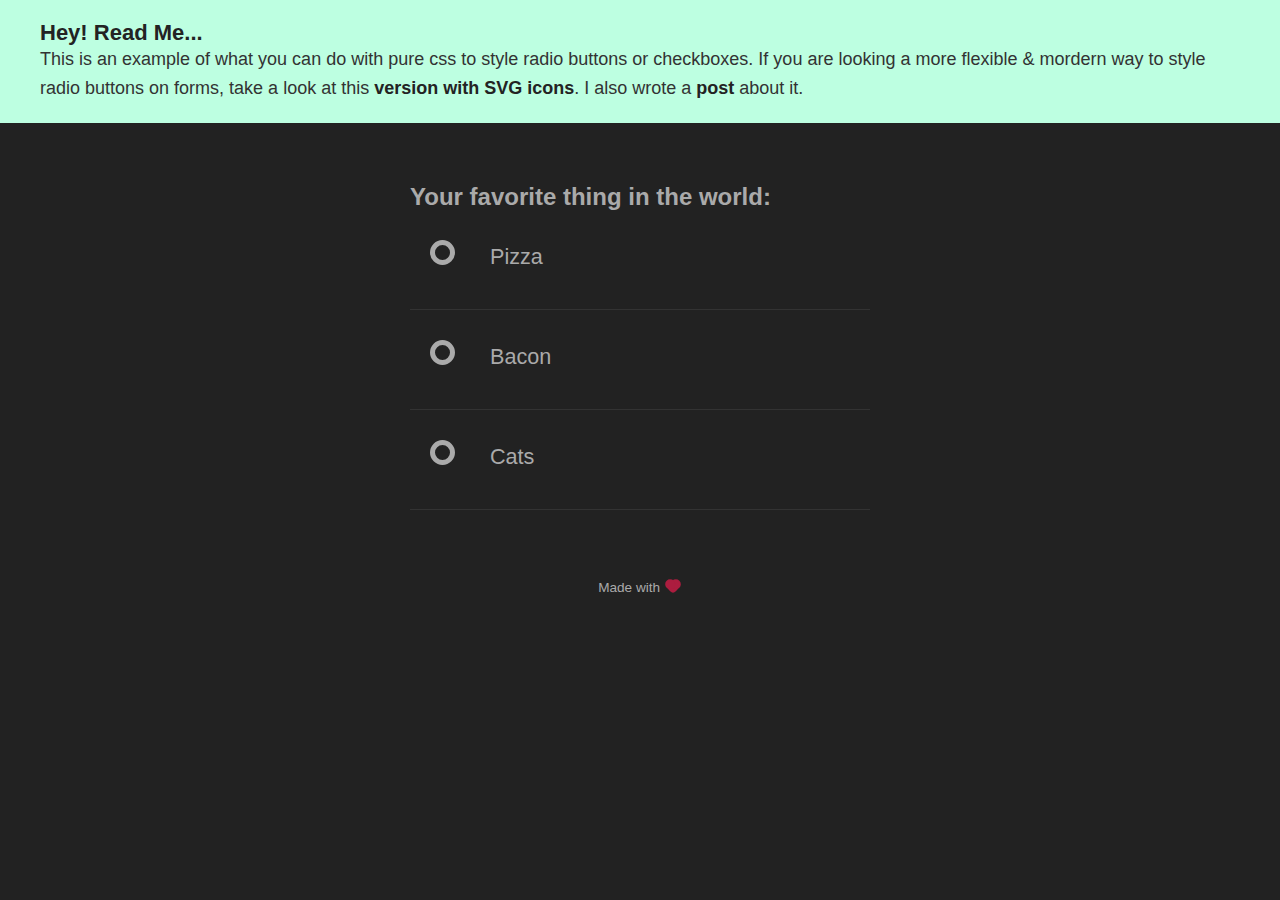
<file: 1. CSS radio buttons/index.html>
<!DOCTYPE html>
<html lang="en">
<head>
    <meta charset="UTF-8">
    <meta http-equiv="X-UA-Compatible" content="IE=edge">
    <meta name="viewport" content="width=device-width, initial-scale=1.0">
    <link rel="stylesheet" href="css/normalize.css">
    <link rel="stylesheet" href="css/style.css">
    <title>CSS radio buttons</title>
</head>
<body>
    <div class="alert">
        <h2>Hey! Read Me...</h2>
        <p>This is an example of what you can do with pure css to style radio buttons or checkboxes. If you are looking a more flexible & mordern way to style radio buttons on forms, take a look at this <a target="_blank"  href="https://codepen.io/AngelaVelasquez/details/BWXbxP" title="SVG radio buttons">version with SVG icons</a>. I also wrote a <a target="_blank" href="https://codepen.io/AngelaVelasquez/post/css-styling-radio-button">post</a> about it.</p>
      </div>
      
      <div class="container">
        
        <h2>Your favorite thing in the world:</h2>
        
        <ul>
        <li>
          <input type="radio" id="f-option" name="selector">
          <label for="f-option">Pizza</label>
          
          <div class="check"></div>
        </li>
        
        <li>
          <input type="radio" id="s-option" name="selector">
          <label for="s-option">Bacon</label>
          
          <div class="check"><div class="inside"></div></div>
        </li>
        
        <li>
          <input type="radio" id="t-option" name="selector">
          <label for="t-option">Cats</label>
          
          <div class="check"><div class="inside"></div></div>
        </li>
      </ul>
      </div>
      
      <div class="signature">
        <p>Made with <i class="much-heart"></i> </p>
      </div>
</body>
</html>
</file>
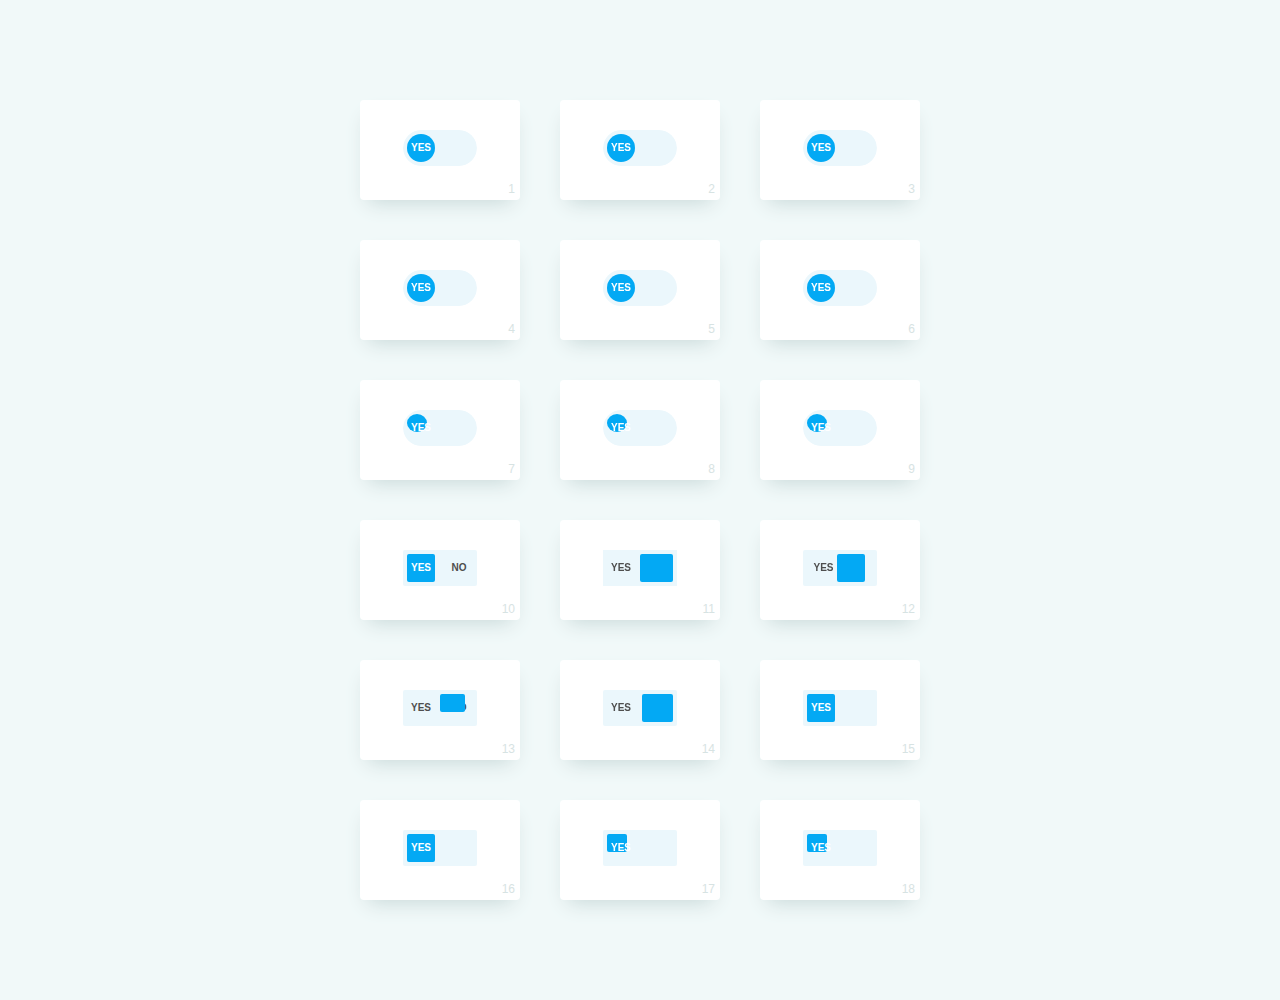
<file: 2. CSS toggle buttons/index.html>
<!DOCTYPE html>
<html lang="en">
<head>
    <meta charset="UTF-8">
    <meta http-equiv="X-UA-Compatible" content="IE=edge">
    <meta name="viewport" content="width=device-width, initial-scale=1.0">
    <link rel="stylesheet" href="css/normalize.css">
    <link rel="stylesheet" href="css/style.css">
    <title>CSS toggle buttons</title>
</head>
<body>
    <div id="app-cover">
    <div class="row">
        <div class="toggle-button-cover">
        <div class="button-cover">
            <div class="button r" id="button-1">
            <input type="checkbox" class="checkbox" />
            <div class="knobs"></div>
            <div class="layer"></div>
            </div>
        </div>
        </div>
        <div class="toggle-button-cover">
        <div class="button-cover">
            <div class="button r" id="button-2">
            <input type="checkbox" class="checkbox" />
            <div class="knobs"></div>
            <div class="layer"></div>
            </div>
        </div>
        </div>
        <div class="toggle-button-cover">
        <div class="button-cover">
            <div class="button r" id="button-3">
            <input type="checkbox" class="checkbox" />
            <div class="knobs"></div>
            <div class="layer"></div>
            </div>
        </div>
        </div>
    </div>
    <div class="row">
        <div class="toggle-button-cover">
        <div class="button-cover">
            <div class="button r" id="button-4">
            <input type="checkbox" class="checkbox" />
            <div class="knobs"></div>
            <div class="layer"></div>
            </div>
        </div>
        </div>
        <div class="toggle-button-cover">
        <div class="button-cover">
            <div class="button r" id="button-5">
            <input type="checkbox" class="checkbox" />
            <div class="knobs"><span></span></div>
            <div class="layer"></div>
            </div>
        </div>
        </div>
        <div class="toggle-button-cover">
        <div class="button-cover">
            <div class="button r" id="button-6">
            <input type="checkbox" class="checkbox" />
            <div class="knobs"></div>
            <div class="layer"></div>
            </div>
        </div>
        </div>
    </div>
    <div class="row">
        <div class="toggle-button-cover">
        <div class="button-cover">
            <div class="button r" id="button-7">
            <input type="checkbox" class="checkbox" />
            <div class="knobs">
                <span></span>
            </div>
            <div class="layer"></div>
            </div>
        </div>
        </div>
        <div class="toggle-button-cover">
        <div class="button-cover">
            <div class="button r" id="button-8">
            <input type="checkbox" class="checkbox" />
            <div class="knobs">
                <span></span>
            </div>
            <div class="layer"></div>
            </div>
        </div>
        </div>
        <div class="toggle-button-cover">
        <div class="button-cover">
            <div class="button r" id="button-9">
            <input type="checkbox" class="checkbox" />
            <div class="knobs">
                <span></span>
            </div>
            <div class="layer"></div>
            </div>
        </div>
        </div>
    </div>
    <div class="row">
        <div class="toggle-button-cover">
        <div class="button-cover">
            <div class="button b2" id="button-10">
            <input type="checkbox" class="checkbox" />
            <div class="knobs">
                <span>YES</span>
            </div>
            <div class="layer"></div>
            </div>
        </div>
        </div>
        <div class="toggle-button-cover">
        <div class="button-cover">
            <div class="button b2" id="button-11">
            <input type="checkbox" class="checkbox" />
            <div class="knobs">
                <span></span>
            </div>
            <div class="layer"></div>
            </div>
        </div>
        </div>
        <div class="toggle-button-cover">
        <div class="button-cover">
            <div class="button b2" id="button-12">
            <input type="checkbox" class="checkbox" />
            <div class="knobs">
                <span></span>
            </div>
            <div class="layer"></div>
            </div>
        </div>
        </div>
    </div>
    <div class="row">
        <div class="toggle-button-cover">
        <div class="button-cover">
            <div class="button b2" id="button-13">
            <input type="checkbox" class="checkbox" />
            <div class="knobs">
                <span></span>
            </div>
            <div class="layer"></div>
            </div>
        </div>
        </div>
        <div class="toggle-button-cover">
        <div class="button-cover">
            <div class="button b2" id="button-14">
            <input type="checkbox" class="checkbox" />
            <div class="knobs">
                <span></span>
            </div>
            <div class="layer"></div>
            </div>
        </div>
        </div>
        <div class="toggle-button-cover">
        <div class="button-cover">
            <div class="button b2" id="button-15">
            <input type="checkbox" class="checkbox" />
            <div class="knobs"></div>
            <div class="layer"></div>
            </div>
        </div>
        </div>
    </div>
    <div class="row">
        <div class="toggle-button-cover">
        <div class="button-cover">
            <div class="button b2" id="button-16">
            <input type="checkbox" class="checkbox" />
            <div class="knobs"></div>
            <div class="layer"></div>
            </div>
        </div>
        </div>
        <div class="toggle-button-cover">
        <div class="button-cover">
            <div class="button b2" id="button-17">
            <input type="checkbox" class="checkbox" />
            <div class="knobs">
                <span></span>
            </div>
            <div class="layer"></div>
            </div>
        </div>
        </div>
        <div class="toggle-button-cover">
        <div class="button-cover">
            <div class="button b2" id="button-18">
            <input type="checkbox" class="checkbox" />
            <div class="knobs">
                <span></span>
            </div>
            <div class="layer"></div>
            </div>
        </div>
        </div>
    </div>
    </div>

</body>
</html>
</file>
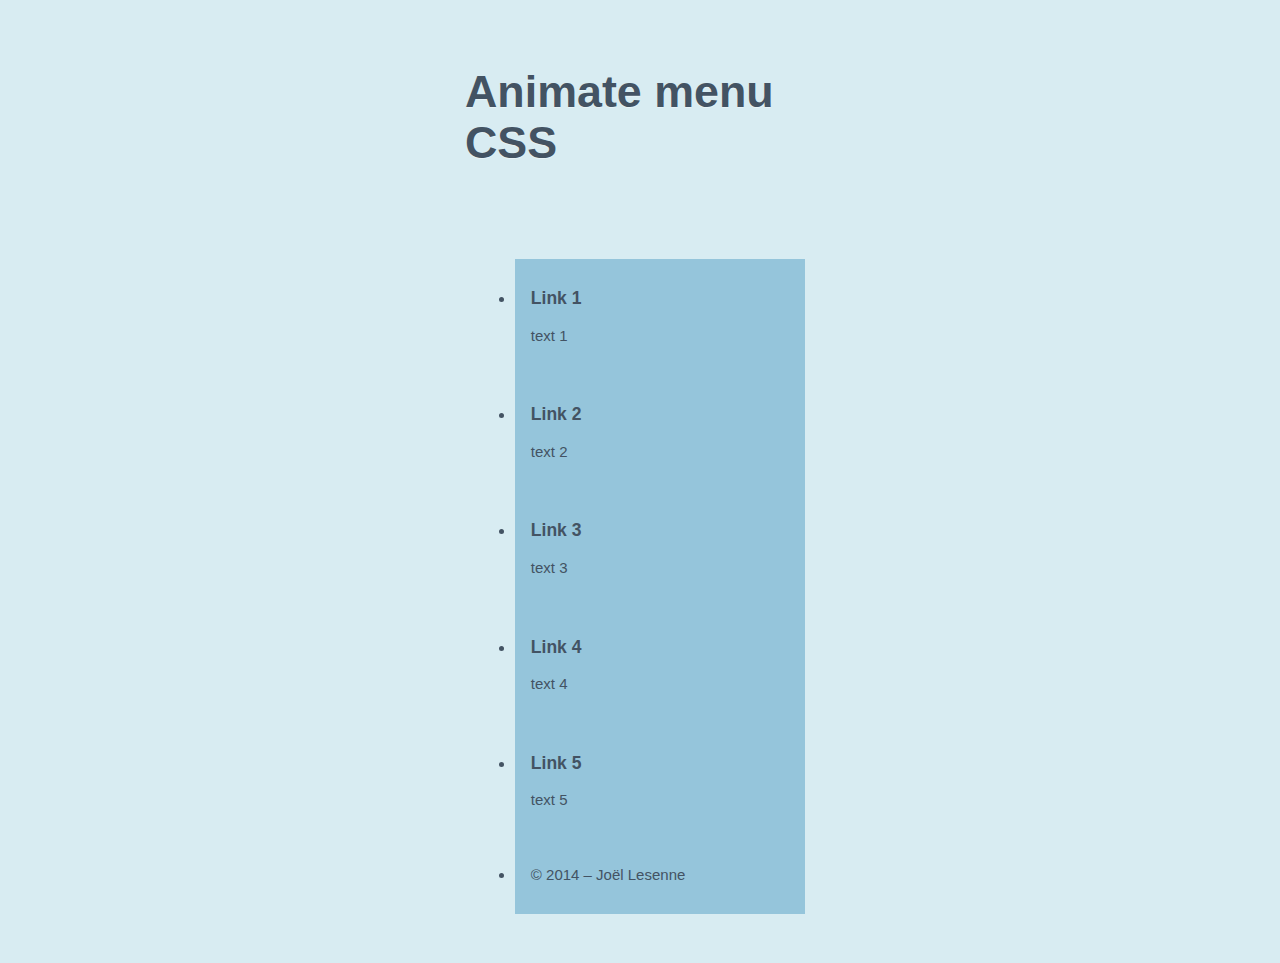
<file: 4. Animated CSS menu/index.html>
<!DOCTYPE html>
<html lang="en">
<head>
    <meta charset="UTF-8">
    <meta http-equiv="X-UA-Compatible" content="IE=edge">
    <meta name="viewport" content="width=device-width, initial-scale=1.0">
    <link rel="stylesheet" href="style.css">
    <title>Animated CSS menu</title>
</head>
<body>
    <div class="container ta-c">
        <h2 class="p-r">Animate menu CSS</h2>
        <nav class="menu animated flipInX">
          <ul class="no-ls ta-l t-all">
            <li>
              <a href="#">
                <h3>Link 1</h3>
                <p>text 1</p>
                </a>
              </li>
              <li>
                      <a href="#">
                          <h3>Link 2</h3>
                          <p>text 2</p>
                      </a>
              </li>
              <li>
                      <a href="#">
                          <h3>Link 3</h3>
                          <p>text 3</p>
                      </a>
              </li>
              <li>
                      <a href="#">
                          <h3>Link 4</h3>
                          <p>text 4</p>
                      </a>
              </li>
              <li>
                      <a href="#">
                          <h3>Link 5</h3>
                          <p>text 5</p>
                      </a>
              </li>
              <li>
                      <a href="http://joellesenne.xyz">
                <p>&copy; 2014 – Joël Lesenne</p>
                    </a>
            </li>
            </ul>
         </nav>
      </div>
</body>
</html>
</file>
<file: 1. CSS radio buttons/css/style.css>
*{
    box-sizing: border-box;
    padding: 0;
    margin: 0;
    border: 0;
    }
    
    ul li{list-style: none;}
    
    h1,h2,h3,h4,h5,h6{
        margin: 0;
        padding: 0;
    }
    
    a{
        text-decoration: none;
    }

    /* === */
@import url('https://fonts.googleapis.com/css?family=Lato');

body, html{
  height: 100%;
  background: #222222;
  font-family: 'Lato', sans-serif;
}

.container{
  display: block;
  position: relative;
  margin: 40px auto;
  height: auto;
  width: 500px;
  padding: 20px;
}

h2 {
  color: #AAAAAA;
}

.container ul{
  list-style: none;
  margin: 0;
  padding: 0;
  overflow: auto;
}

ul li{
  color: #AAAAAA;
  display: block;
  position: relative;
  float: left;
  width: 100%;
  height: 100px;
  border-bottom: 1px solid #333;
}

ul li input[type=radio]{
  position: absolute;
  visibility: hidden;
}

ul li label{
  display: block;
  position: relative;
  font-weight: 300;
  font-size: 1.35em;
  padding: 25px 25px 25px 80px;
  margin: 10px auto;
  height: 30px;
  z-index: 9;
  cursor: pointer;
  -webkit-transition: all 0.25s linear;
}

ul li:hover label{
  color: #FFFFFF;
}

ul li .check{
  display: block;
  position: absolute;
  border: 5px solid #AAAAAA;
  border-radius: 100%;
  height: 25px;
  width: 25px;
  top: 30px;
  left: 20px;
  z-index: 5;
  transition: border .25s linear;
  -webkit-transition: border .25s linear;
}

ul li:hover .check {
  border: 5px solid #FFFFFF;
}

ul li .check::before {
  display: block;
  position: absolute;
  content: '';
  border-radius: 100%;
  height: 15px;
  width: 15px;
  top: 5px;
  left: 5px;
  margin: auto;
  transition: background 0.25s linear;
  -webkit-transition: background 0.25s linear;
}

input[type=radio]:checked ~ .check {
  border: 5px solid #0DFF92;
}

input[type=radio]:checked ~ .check::before{
  background: #0DFF92;
}

input[type=radio]:checked ~ label{
  color: #0DFF92;
}

.signature {
  margin: 10px auto;
  padding: 10px 0;
  width: 100%;
}

.signature p{
  text-align: center;
  font-family: Helvetica, Arial, Sans-Serif;
  font-size: 0.85em;
  color: #AAAAAA;
}

.signature .much-heart{
  display: inline-block;
  position: relative;
  margin: 0 4px;
  height: 10px;
  width: 10px;
  background: #AC1D3F;
  border-radius: 4px;
  -ms-transform: rotate(45deg);
    -webkit-transform: rotate(45deg);
    transform: rotate(45deg);
}

.signature .much-heart::before, 
.signature .much-heart::after {
    display: block;
  content: '';
  position: absolute;
  margin: auto;
  height: 10px;
  width: 10px;
  border-radius: 5px;
  background: #AC1D3F;
  top: -4px;
}

.signature .much-heart::after {
  bottom: 0;
  top: auto;
  left: -4px;
}

.signature a {
  color: #AAAAAA;
  text-decoration: none;
  font-weight: bold;
}


/* Styles for alert... 
by the way it is so weird when you look at your code a couple of years after you wrote it XD */

.alert {
  box-sizing: border-box;
  background-color: #BDFFE1;
  width: 100%;
  position: relative; 
  top: 0;
  left: 0;
  z-index: 300;
  padding: 20px 40px;
  color: #333;
}

.alert h2 {
  font-size: 22px;
  color: #232323;
  margin-top: 0;
}

.alert p {
  line-height: 1.6em;
  font-size:18px;
}

.alert a {
  color: #232323;
  font-weight: bold;
}
</file>
<file: 2. CSS toggle buttons/css/style.css>
*{
    box-sizing: border-box;
    padding: 0;
    margin: 0;
    border: 0;
    }
    
    ul li{list-style: none;}
    
    h1,h2,h3,h4,h5,h6{
        margin: 0;
        padding: 0;
    }
    
    a{
        text-decoration: none;
    }

    /* === */
    /* CSS rules are kept repetitive so that you can get CSS rules for each button easily :) */

* {
    user-select: none;
    -webkit-tap-highlight-color: transparent;
  }
  
  *:focus {
    outline: none;
  }
  
  body {
    font-family: Arial, Helvetica, sans-serif;
    margin: 0;
    background-color: #f1f9f9;
  }
  
  #app-cover {
    display: table;
    width: 600px;
    margin: 80px auto;
    counter-reset: button-counter;
  }
  
  .row {
    display: table-row;
  }
  
  .toggle-button-cover {
    display: table-cell;
    position: relative;
    width: 200px;
    height: 140px;
    box-sizing: border-box;
  }
  
  .button-cover {
    height: 100px;
    margin: 20px;
    background-color: #fff;
    box-shadow: 0 10px 20px -8px #c5d6d6;
    border-radius: 4px;
  }
  
  .button-cover:before {
    counter-increment: button-counter;
    content: counter(button-counter);
    position: absolute;
    right: 0;
    bottom: 0;
    color: #d7e3e3;
    font-size: 12px;
    line-height: 1;
    padding: 5px;
  }
  
  .button-cover,
  .knobs,
  .layer {
    position: absolute;
    top: 0;
    right: 0;
    bottom: 0;
    left: 0;
  }
  
  .button {
    position: relative;
    top: 50%;
    width: 74px;
    height: 36px;
    margin: -20px auto 0 auto;
    overflow: hidden;
  }
  
  .button.r,
  .button.r .layer {
    border-radius: 100px;
  }
  
  .button.b2 {
    border-radius: 2px;
  }
  
  .checkbox {
    position: relative;
    width: 100%;
    height: 100%;
    padding: 0;
    margin: 0;
    opacity: 0;
    cursor: pointer;
    z-index: 3;
  }
  
  .knobs {
    z-index: 2;
  }
  
  .layer {
    width: 100%;
    background-color: #ebf7fc;
    transition: 0.3s ease all;
    z-index: 1;
  }
  
  /* Button 1 */
  #button-1 .knobs:before {
    content: "YES";
    position: absolute;
    top: 4px;
    left: 4px;
    width: 20px;
    height: 10px;
    color: #fff;
    font-size: 10px;
    font-weight: bold;
    text-align: center;
    line-height: 1;
    padding: 9px 4px;
    background-color: #03a9f4;
    border-radius: 50%;
    transition: 0.3s cubic-bezier(0.18, 0.89, 0.35, 1.15) all;
  }
  
  #button-1 .checkbox:checked + .knobs:before {
    content: "NO";
    left: 42px;
    background-color: #f44336;
  }
  
  #button-1 .checkbox:checked ~ .layer {
    background-color: #fcebeb;
  }
  
  #button-1 .knobs,
  #button-1 .knobs:before,
  #button-1 .layer {
    transition: 0.3s ease all;
  }
  
  /* Button 2 */
  #button-2 .knobs:before,
  #button-2 .knobs:after {
    content: "YES";
    position: absolute;
    top: 4px;
    left: 4px;
    width: 20px;
    height: 10px;
    color: #fff;
    font-size: 10px;
    font-weight: bold;
    text-align: center;
    line-height: 1;
    padding: 9px 4px;
    background-color: #03a9f4;
    border-radius: 50%;
    transition: 0.3s ease all;
  }
  
  #button-2 .knobs:before {
    content: "YES";
  }
  
  #button-2 .knobs:after {
    content: "NO";
  }
  
  #button-2 .knobs:after {
    right: -28px;
    left: auto;
    background-color: #f44336;
  }
  
  #button-2 .checkbox:checked + .knobs:before {
    left: -28px;
  }
  
  #button-2 .checkbox:checked + .knobs:after {
    right: 4px;
  }
  
  #button-2 .checkbox:checked ~ .layer {
    background-color: #fcebeb;
  }
  
  /* Button 3 */
  #button-3 .knobs:before {
    content: "YES";
    position: absolute;
    top: 4px;
    left: 4px;
    width: 20px;
    height: 10px;
    color: #fff;
    font-size: 10px;
    font-weight: bold;
    text-align: center;
    line-height: 1;
    padding: 9px 4px;
    background-color: #03a9f4;
    border-radius: 50%;
    transition: 0.3s ease all, left 0.3s cubic-bezier(0.18, 0.89, 0.35, 1.15);
  }
  
  #button-3 .checkbox:active + .knobs:before {
    width: 46px;
    border-radius: 100px;
  }
  
  #button-3 .checkbox:checked:active + .knobs:before {
    margin-left: -26px;
  }
  
  #button-3 .checkbox:checked + .knobs:before {
    content: "NO";
    left: 42px;
    background-color: #f44336;
  }
  
  #button-3 .checkbox:checked ~ .layer {
    background-color: #fcebeb;
  }
  
  /* Button 4 */
  #button-4 .knobs:before,
  #button-4 .knobs:after {
    position: absolute;
    top: 4px;
    left: 4px;
    width: 20px;
    height: 10px;
    color: #fff;
    font-size: 10px;
    font-weight: bold;
    text-align: center;
    line-height: 1;
    padding: 9px 4px;
    background-color: #03a9f4;
    border-radius: 50%;
    transition: 0.3s cubic-bezier(0.18, 0.89, 0.35, 1.15) all;
  }
  
  #button-4 .knobs:before {
    content: "YES";
  }
  
  #button-4 .knobs:after {
    content: "NO";
  }
  
  #button-4 .knobs:after {
    top: -28px;
    right: 4px;
    left: auto;
    background-color: #f44336;
  }
  
  #button-4 .checkbox:checked + .knobs:before {
    top: -28px;
  }
  
  #button-4 .checkbox:checked + .knobs:after {
    top: 4px;
  }
  
  #button-4 .checkbox:checked ~ .layer {
    background-color: #fcebeb;
  }
  
  /* Button 5 */
  #button-5 {
    perspective: 60px;
    overflow: visible;
  }
  
  #button-5 .knobs:before,
  #button-5 .knobs span {
    content: "";
    position: absolute;
    top: 4px;
    left: 4px;
    width: 20px;
    height: 10px;
    color: #fff;
    font-size: 10px;
    font-weight: bold;
    text-align: center;
    line-height: 1;
    padding: 9px 4px;
    border-radius: 50%;
    transition: 0.3s cubic-bezier(0.18, 0.89, 0.35, 1.15) all;
  }
  
  #button-5 .knobs:before {
    background-color: #03a9f4;
  }
  
  #button-5 .knobs span:before {
    content: "YES";
  }
  
  #button-5 .knobs:before,
  #button-5 .layer {
    transform: rotateY(0);
    transform-origin: center;
  }
  
  #button-5 .checkbox:checked + .knobs:before,
  #button-5 .checkbox:checked + .knobs span {
    left: 42px;
  }
  
  #button-5 .checkbox:checked + .knobs:before {
    transform: rotateY(180deg);
    background-color: #f44336;
  }
  
  #button-5 .checkbox:checked + .knobs span:before {
    content: "NO";
    left: 42px;
  }
  
  #button-5 .checkbox:checked ~ .layer {
    background-color: #fcebeb;
    transform: rotateY(-180deg);
  }
  
  #button-5 .knobs,
  #button-5 .knobs:before,
  #button-5 .layer {
    transition: 0.3s ease all;
  }
  
  /* Button 6 */
  #button-6 {
    overflow: visible;
  }
  
  #button-6 .knobs:before {
    content: "YES";
    position: absolute;
    top: 4px;
    left: 4px;
    width: 20px;
    height: 10px;
    color: #fff;
    font-size: 10px;
    font-weight: bold;
    text-align: center;
    line-height: 1;
    padding: 9px 4px;
    background-color: #03a9f4;
    border-radius: 50%;
  }
  
  #button-6 .layer,
  #button-6 .knobs,
  #button-6 .knobs:before {
    transform: rotateZ(0);
    transition: 0.4s cubic-bezier(0.18, 0.89, 0.35, 1.15) all;
  }
  
  #button-6 .checkbox:checked + .knobs {
    transform: rotateZ(-180deg);
  }
  
  #button-6 .checkbox:checked + .knobs:before {
    content: "NO";
    background-color: #f44336;
    transform: rotateZ(180deg);
  }
  
  #button-6 .checkbox:checked ~ .layer {
    background-color: #fcebeb;
    transform: rotateZ(180deg);
  }
  
  /* Button 7 */
  #button-7 .knobs:before,
  #button-7 .knobs:after,
  #button-7 .knobs span {
    position: absolute;
    top: 4px;
    width: 20px;
    height: 10px;
    font-size: 10px;
    font-weight: bold;
    text-align: center;
    line-height: 1;
    padding: 9px 4px;
    border-radius: 50%;
  }
  
  #button-7 .knobs:before {
    content: "YES";
    left: 4px;
    color: #fff;
    opacity: 1;
  }
  
  #button-7 .knobs:after {
    content: "N";
    left: 42px;
    color: #fff;
    width: 14px;
    text-align: left;
    padding: 9px 7px;
    background-color: #f44336;
    opacity: 0;
  }
  
  #button-7 .knobs:before,
  #button-7 .knobs:after {
    transition: 0.3s ease all;
    z-index: 2;
  }
  
  #button-7 .knobs span {
    left: 4px;
    background-color: #03a9f4;
    transition: 0.2s ease all;
    z-index: 1;
  }
  
  #button-7 .checkbox:checked + .knobs:before {
    opacity: 0;
  }
  
  #button-7 .checkbox:checked + .knobs:after {
    opacity: 1;
  }
  
  #button-7 .checkbox:checked + .knobs span {
    top: 14px;
    left: 56px;
    width: 2px;
    height: 2px;
    padding: 3px;
    background-color: #fff;
    z-index: 3;
  }
  
  #button-7 .checkbox:checked ~ .layer {
    background-color: #fcebeb;
  }
  
  /* Button 8 */
  #button-8 .knobs:before,
  #button-8 .knobs:after,
  #button-8 .knobs span {
    position: absolute;
    top: 4px;
    width: 20px;
    height: 10px;
    font-size: 10px;
    font-weight: bold;
    text-align: center;
    line-height: 1;
    padding: 9px 4px;
    border-radius: 50%;
    transition: 0.3s ease all;
  }
  
  #button-8 .knobs:before {
    content: "YES";
    color: #fff;
    left: 4px;
  }
  
  #button-8 .knobs:after {
    content: "NO";
    left: 42px;
    color: #fff;
    background-color: #f44336;
    opacity: 0;
  }
  
  #button-8 .knobs:before,
  #button-8 .knobs:after {
    z-index: 2;
  }
  
  #button-8 .knobs span {
    left: 4px;
    background-color: #03a9f4;
    z-index: 1;
  }
  
  #button-8 .checkbox:checked + .knobs:before {
    opacity: 0;
  }
  
  #button-8 .checkbox:checked + .knobs:after {
    opacity: 1;
  }
  
  #button-8 .checkbox:checked + .knobs span {
    background-color: #fcebeb;
    transform: scale(4);
  }
  
  /* Button 9 */
  #button-9 .knobs:before,
  #button-9 .knobs:after,
  #button-9 .knobs span {
    position: absolute;
    top: 4px;
    width: 20px;
    height: 10px;
    font-size: 10px;
    font-weight: bold;
    text-align: center;
    line-height: 1;
    padding: 9px 4px;
    border-radius: 50%;
    transition: 0.4s cubic-bezier(0.18, 0.89, 0.35, 1.15) all;
  }
  
  #button-9 .knobs:before {
    content: "YES";
    left: 4px;
  }
  
  #button-9 .knobs:after {
    content: "NO";
    right: -24px;
  }
  
  #button-9 .knobs:before,
  #button-9 .knobs:after {
    color: #fff;
    z-index: 2;
  }
  
  #button-9 .knobs span {
    left: 4px;
    background-color: #03a9f4;
    z-index: 1;
  }
  
  #button-9 .checkbox:checked + .knobs:before {
    left: -24px;
  }
  
  #button-9 .checkbox:checked + .knobs:after {
    right: 4px;
  }
  
  #button-9 .checkbox:checked + .knobs span {
    left: 42px;
    background-color: #f44336;
  }
  
  #button-9 .checkbox:checked ~ .layer {
    background-color: #fcebeb;
  }
  
  /* Button 10 */
  #button-10 .knobs:before,
  #button-10 .knobs:after,
  #button-10 .knobs span {
    position: absolute;
    top: 4px;
    width: 20px;
    height: 10px;
    font-size: 10px;
    font-weight: bold;
    text-align: center;
    line-height: 1;
    padding: 9px 4px;
    border-radius: 2px;
    transition: 0.3s ease all;
  }
  
  #button-10 .knobs:before {
    content: "";
    left: 4px;
    background-color: #03a9f4;
  }
  
  #button-10 .knobs:after {
    content: "NO";
    right: 4px;
    color: #4e4e4e;
  }
  
  #button-10 .knobs span {
    display: inline-block;
    left: 4px;
    color: #fff;
    z-index: 1;
  }
  
  #button-10 .checkbox:checked + .knobs span {
    color: #4e4e4e;
  }
  
  #button-10 .checkbox:checked + .knobs:before {
    left: 42px;
    background-color: #f44336;
  }
  
  #button-10 .checkbox:checked + .knobs:after {
    color: #fff;
  }
  
  #button-10 .checkbox:checked ~ .layer {
    background-color: #fcebeb;
  }
  
  /* Button 11 */
  #button-11 {
    overflow: visible;
  }
  
  #button-11 .knobs {
    perspective: 70px;
  }
  
  #button-11 .knobs:before,
  #button-11 .knobs:after,
  #button-11 .knobs span {
    position: absolute;
    top: 4px;
    border-radius: 2px;
  }
  
  #button-11 .knobs:before,
  #button-11 .knobs:after {
    width: 20px;
    height: 10px;
    color: #4e4e4e;
    font-size: 10px;
    font-weight: bold;
    text-align: center;
    line-height: 1;
    padding: 9px 4px;
  }
  
  #button-11 .knobs:before {
    content: "YES";
    left: 4px;
  }
  
  #button-11 .knobs:after {
    content: "NO";
    right: 4px;
  }
  
  #button-11 .knobs span {
    right: 4px;
    width: 33px;
    height: 28px;
    background-color: #03a9f4;
    transform: rotateY(0);
    transform-origin: 0% 50%;
    transition: 0.6s ease all;
    z-index: 1;
  }
  
  #button-11 .checkbox:checked + .knobs span {
    transform: rotateY(-180deg);
    background-color: #f44336;
  }
  
  #button-11 .checkbox:checked ~ .layer {
    background-color: #fcebeb;
  }
  
  /* Button 12 */
  #button-12 .knobs:before,
  #button-12 .knobs:after,
  #button-12 .knobs span,
  #button-12 .knobs span:before,
  #button-12 .knobs span:after {
    position: absolute;
    top: 4px;
    font-size: 10px;
    font-weight: bold;
    text-align: center;
    line-height: 1;
    border-radius: 2px;
    transition: 0.3s ease all;
  }
  
  #button-12 .knobs:before {
    content: "YES";
    left: 4px;
  }
  
  #button-12 .knobs:after {
    content: "NO";
    right: 4px;
  }
  
  #button-12 .knobs:before,
  #button-12 .knobs:after {
    width: 27px;
    height: 10px;
    color: #4e4e4e;
    padding: 9px 3px;
    z-index: 1;
  }
  
  #button-12 .knobs span {
    display: inline-block;
    z-index: 2;
  }
  
  #button-12 .knobs span,
  #button-12 .knobs span:before,
  #button-12 .knobs span:after {
    width: 20px;
    height: 10px;
    padding: 9px 4px;
  }
  
  #button-12 .knobs span:before,
  #button-12 .knobs span:after {
    content: "";
    top: 0;
  }
  
  #button-12 .knobs span:before {
    left: -28px;
    background-color: #f44336;
  }
  
  #button-12 .knobs span:after {
    right: -42px;
    background-color: #03a9f4;
  }
  
  #button-12 .checkbox:checked + .knobs span:before {
    left: 4px;
  }
  
  #button-12 .checkbox:checked + .knobs span:after {
    right: -74px;
  }
  
  #button-12 .checkbox:checked ~ .layer {
    background-color: #fcebeb;
  }
  
  /* Button 13 */
  #button-13 .knobs:before,
  #button-13 .knobs:after,
  #button-13 .knobs span {
    position: absolute;
    top: 4px;
    width: 20px;
    height: 10px;
    font-size: 10px;
    font-weight: bold;
    text-align: center;
    line-height: 1;
    padding: 9px 4px;
    border-radius: 2px;
    transition: 0.3s ease all;
  }
  
  #button-13 .knobs:before,
  #button-13 .knobs:after {
    color: #4e4e4e;
    z-index: 1;
  }
  
  #button-13 .knobs:before {
    content: "YES";
    left: 4px;
  }
  
  #button-13 .knobs:after {
    content: "NO";
    right: 4px;
  }
  
  #button-13 .knobs span {
    width: 25px;
    left: 37px;
    background-color: #03a9f4;
    z-index: 2;
  }
  
  #button-13 .checkbox:checked + .knobs span {
    left: 4px;
    background-color: #f44336;
  }
  
  #button-13 .checkbox:checked ~ .layer {
    background-color: #fcebeb;
  }
  
  /* Button 14 */
  #button-14 .knobs:before,
  #button-14 .knobs:after,
  #button-14 .knobs span:before,
  #button-14 .knobs span:after {
    position: absolute;
    top: 4px;
    width: 20px;
    height: 10px;
    font-size: 10px;
    font-weight: bold;
    text-align: center;
    line-height: 1;
    padding: 9px 4px;
    border-radius: 2px;
    transition: 0.3s ease all;
  }
  
  #button-14 .knobs:before,
  #button-14 .knobs:after {
    color: #4e4e4e;
    z-index: 1;
  }
  
  #button-14 .knobs:before {
    content: "YES";
    left: 4px;
  }
  
  #button-14 .knobs:after {
    content: "NO";
    right: 4px;
  }
  
  #button-14 .knobs span {
    top: 0;
    left: 0;
    display: block;
    width: 100%;
    height: 100%;
  }
  
  #button-14 .knobs span:before {
    left: 4px;
    top: -28px;
    background-color: #f44336;
  }
  
  #button-14 .knobs span:after {
    top: 4px;
    left: 39px;
    background-color: #03a9f4;
  }
  
  #button-14 .knobs span:before,
  #button-14 .knobs span:after {
    content: "";
    width: 23px;
    z-index: 2;
  }
  
  #button-14 .checkbox:checked + .knobs span:before {
    top: 4px;
  }
  
  #button-14 .checkbox:checked + .knobs span:after {
    top: -28px;
  }
  
  #button-14 .checkbox:checked ~ .layer {
    background-color: #fcebeb;
  }
  
  /* Button 15 */
  #button-15 .knobs:before,
  #button-15 .knobs:after {
    position: absolute;
    top: 4px;
    width: 20px;
    height: 10px;
    color: #fff;
    font-size: 10px;
    font-weight: bold;
    text-align: center;
    line-height: 1;
    padding: 9px 4px;
    opacity: 1;
    border-radius: 2px;
    transform: scale(1);
    transition: 0.3s cubic-bezier(0.18, 0.89, 0.35, 1.15) all;
  }
  
  #button-15 .knobs:before {
    content: "YES";
    left: 4px;
    background-color: #03a9f4;
  }
  
  #button-15 .knobs:after {
    content: "NO";
    right: 4px;
    opacity: 0;
    transform: scale(4);
    background-color: #f44336;
  }
  
  #button-15 .checkbox:checked + .knobs:before {
    opacity: 0;
    transform: scale(4);
  }
  
  #button-15 .checkbox:checked + .knobs:after {
    opacity: 1;
    transform: scale(1);
  }
  
  #button-15 .checkbox:checked ~ .layer {
    background-color: #fcebeb;
  }
  
  /* Button 16 */
  #button-16 .knobs:before {
    content: "YES";
    position: absolute;
    top: 4px;
    left: 4px;
    width: 20px;
    height: 10px;
    color: #fff;
    font-size: 10px;
    font-weight: bold;
    text-align: center;
    line-height: 1;
    padding: 9px 4px;
    background-color: #03a9f4;
    border-radius: 2px;
    transition: 0.3s ease all, left 0.3s cubic-bezier(0.18, 0.89, 0.35, 1.15);
  }
  
  #button-16 .checkbox:active + .knobs:before {
    width: 46px;
  }
  
  #button-16 .checkbox:checked:active + .knobs:before {
    margin-left: -26px;
  }
  
  #button-16 .checkbox:checked + .knobs:before {
    content: "NO";
    left: 42px;
    background-color: #f44336;
  }
  
  #button-16 .checkbox:checked ~ .layer {
    background-color: #fcebeb;
  }
  
  /* Button 17 */
  #button-17 .knobs:before,
  #button-17 .knobs span {
    content: "YES";
    position: absolute;
    top: 4px;
    left: 4px;
    width: 20px;
    height: 10px;
    color: #fff;
    font-size: 10px;
    font-weight: bold;
    text-align: center;
    line-height: 1;
    padding: 9px 4px;
  }
  
  #button-17 .knobs:before {
    transition: 0.3s ease all, left 0.5s cubic-bezier(0.18, 0.89, 0.35, 1.15);
    z-index: 2;
  }
  
  #button-17 .knobs span {
    background-color: #03a9f4;
    border-radius: 2px;
    transition: 0.3s ease all, left 0.3s cubic-bezier(0.18, 0.89, 0.35, 1.15);
    z-index: 1;
  }
  
  #button-17 .checkbox:checked + .knobs:before {
    content: "NO";
    left: 42px;
  }
  
  #button-17 .checkbox:checked + .knobs span {
    left: 42px;
    background-color: #f44336;
  }
  
  #button-17 .checkbox:checked ~ .layer {
    background-color: #fcebeb;
  }
  
  /* Button 18 */
  #button-18 .knobs:before,
  #button-18 .knobs span {
    content: "YES";
    position: absolute;
    top: 4px;
    left: 4px;
    color: #fff;
    font-size: 10px;
    font-weight: bold;
    text-align: center;
    line-height: 1;
    background-color: #03a9f4;
    border-radius: 2px;
  }
  
  #button-18 .knobs:before {
    top: 50%;
    left: 8px;
    width: 20px;
    height: 10px;
    margin-top: -5px;
    background-color: transparent;
    z-index: 2;
  }
  
  #button-18 .knobs span {
    width: 20px;
    height: 10px;
    padding: 9px 4px;
    transition: 0.3s ease all, left 0.3s cubic-bezier(0.18, 0.89, 0.35, 1.15);
    z-index: 1;
  }
  
  #button-18 .checkbox:active + .knobs:before {
    left: 10px;
    width: 46px;
    height: 4px;
    color: transparent;
    margin-top: -2px;
    background-color: #0095d8;
    transition: 0.3s ease all;
    overflow: hidden;
  }
  
  #button-18 .checkbox:active + .knobs span {
    width: 58px;
  }
  
  #button-18 .checkbox:checked:active + .knobs:before {
    left: auto;
    right: 10px;
    background-color: #d80000;
  }
  
  #button-18 .checkbox:checked:active + .knobs span {
    margin-left: -38px;
  }
  
  #button-18 .checkbox:checked + .knobs:before {
    content: "NO";
    left: 47px;
  }
  
  #button-18 .checkbox:checked + .knobs span {
    left: 42px;
    background-color: #f44336;
  }
  
  #button-18 .checkbox:checked ~ .layer {
    background-color: #fcebeb;
  }
</file>
<file: 4. Animated CSS menu/style.css>
body {
    font-family: 'Lato', sans-serif;
    font-size: 15px;
    background: #d8ecf2;
    color: RGBA(67, 83, 99, 1);
  }
  
  .container {
    margin: 0 auto;
    width: 350px;
    max-width: 350px;
  }
  
  h2 {
    padding: 1.8rem 0;
    
    font-size: 2.8rem;
    
    text-shadow: 0px 1px 1px rgba(255, 255, 255, 0.4);
    
  }
  
  nav {
    -webkit-box-flex: auto;
    -webkit-flex: auto;
    -ms-flex: auto;
    flex: auto;
    position: relative;
    padding: .6125rem .6152rem 1.6125rem;
  } 
  
  li a { 
    text-decoration: none;
    color: RGBA(67, 83, 99, 1);
    cursor: -webkit-zoom-in;
    cursor:         zoom-in;
  }
  
  ul:hover a {
    opacity: .8;
    
    -webkit-transform: scale(0.97);
    transform: scale(0.97);
  }
  
  ul a {
    display: block;
    position: relative;
    padding: .75rem 1rem 1rem;
    
    -webkit-transition: -webkit-transform .22s,box-shadow .22s;
    transition: transform .22s,box-shadow .22s;
    -webkit-user-select: none;
    -moz-user-select: none;
    -ms-user-select: none;
    user-select: none;
    user-drag: none;
    box-shadow: 0 0 0 -.25rem rgba(0,0,0,.1);
  }
  
  ul a:focus, ul a:hover {
    outline: 0;
    box-shadow: 0 .5rem 0 -.25rem rgba(0,0,0,.1);
    opacity: 1;
    -webkit-transform: scale(1.03);
    transform:scale(1.03);
    -webkit-transition: -webkit-transform .088s,box-shadow .088s;
    transition: transform .088s,box-shadow .088s;
    z-index: 1;
  }
  
  .menu a:nth-child(1) {
    background: #95c5db;
  }
  .menu a:nth-child(2) {
    background: #94c1db;
  }
  .menu a:nth-child(3) {
    background: #94bddb;
  }
  .menu a:nth-child(4) {
    background: #94b9db;
  }
  .menu a:nth-child(5) {
    background: #94b5db;
  }
  .menu a:nth-child(6) {
    background: #94b2db;
  }
  
  .menu a:nth-child(6):hover {
    cursor: pointer;
  }
  
  .animated {
    -webkit-animation-duration: 1s;
    animation-duration: 1s;
    -webkit-animation-fill-mode: both;
    animation-fill-mode: both;
  }
  
  @-webkit-keyframes flipInX {
    0% {
      -webkit-transform: perspective(400px) rotateX(90deg);
      transform: perspective(400px) rotateX(90deg);
      opacity: 0;
    }
  
    40% {
      -webkit-transform: perspective(400px) rotateX(-10deg);
      transform: perspective(400px) rotateX(-10deg);
    }
  
    70% {
      -webkit-transform: perspective(400px) rotateX(10deg);
      transform: perspective(400px) rotateX(10deg);
    }
  
    100% {
      -webkit-transform: perspective(400px) rotateX(0deg);
      transform: perspective(400px) rotateX(0deg);
      opacity: 1;
    }
  }
  
  @keyframes flipInX {
    0% {
      -webkit-transform: perspective(400px) rotateX(90deg);
      -ms-transform: perspective(400px) rotateX(90deg);
      transform: perspective(400px) rotateX(90deg);
      opacity: 0;
    }
  
    40% {
      -webkit-transform: perspective(400px) rotateX(-10deg);
      -ms-transform: perspective(400px) rotateX(-10deg);
      transform: perspective(400px) rotateX(-10deg);
    }
  
    70% {
      -webkit-transform: perspective(400px) rotateX(10deg);
      -ms-transform: perspective(400px) rotateX(10deg);
      transform: perspective(400px) rotateX(10deg);
    }
  
    100% {
      -webkit-transform: perspective(400px) rotateX(0deg);
      -ms-transform: perspective(400px) rotateX(0deg);
      transform: perspective(400px) rotateX(0deg);
      opacity: 1;
    }
  }
  
  .flipInX {
    -webkit-backface-visibility: visible !important;
    -ms-backface-visibility: visible !important;
    backface-visibility: visible !important;
    -webkit-animation-name: flipInX;
    animation-name: flipInX;
  }
</file>
